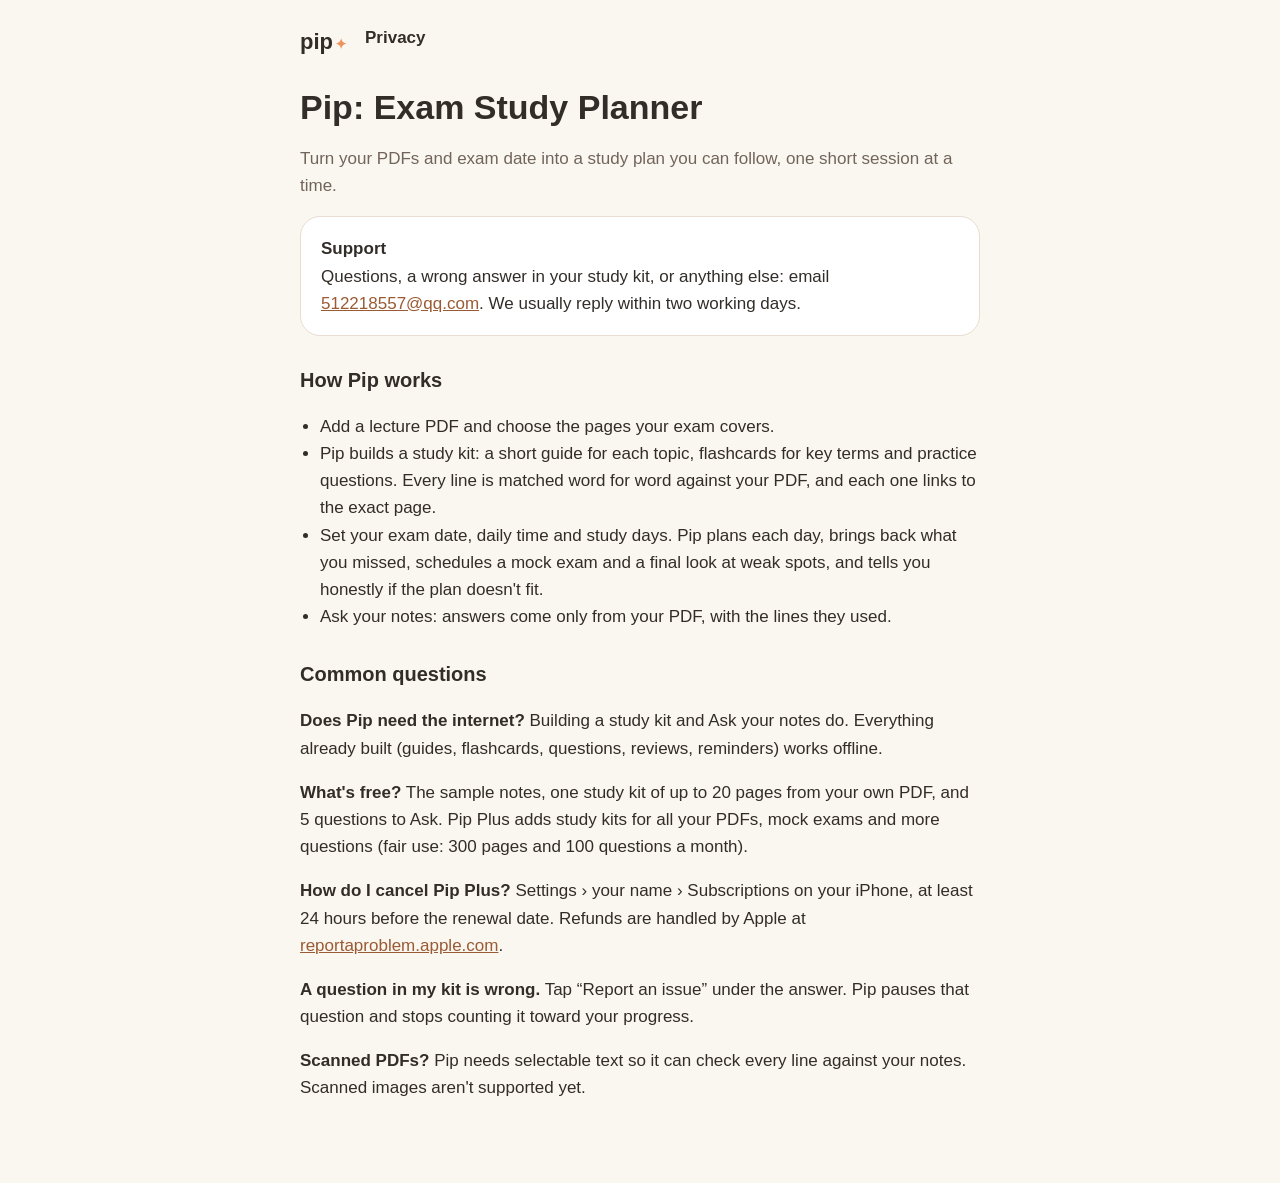
<file: index.html>
<!doctype html><html lang="en"><head><meta charset="utf-8"><meta name="viewport" content="width=device-width,initial-scale=1">
<title>Pip — Exam Study Planner · Support</title><meta name="description" content="Pip turns your lecture PDFs and exam date into a study plan with guides, flashcards and practice questions, every line checked against your notes."><link rel="stylesheet" href="style.css"></head><body><main>
<nav><a href="index.html">pip</a><a href="privacy.html">Privacy</a></nav>
<h1>Pip: Exam Study Planner</h1>
<p class="muted">Turn your PDFs and exam date into a study plan you can follow, one short session at a time.</p>
<div class="card"><strong>Support</strong><br>Questions, a wrong answer in your study kit, or anything else: email <a href="mailto:512218557@qq.com">512218557@qq.com</a>. We usually reply within two working days.</div>
<h2>How Pip works</h2>
<ul><li>Add a lecture PDF and choose the pages your exam covers.</li>
<li>Pip builds a study kit: a short guide for each topic, flashcards for key terms and practice questions. Every line is matched word for word against your PDF, and each one links to the exact page.</li>
<li>Set your exam date, daily time and study days. Pip plans each day, brings back what you missed, schedules a mock exam and a final look at weak spots, and tells you honestly if the plan doesn't fit.</li>
<li>Ask your notes: answers come only from your PDF, with the lines they used.</li></ul>
<h2>Common questions</h2>
<p><strong>Does Pip need the internet?</strong> Building a study kit and Ask your notes do. Everything already built (guides, flashcards, questions, reviews, reminders) works offline.</p>
<p><strong>What's free?</strong> The sample notes, one study kit of up to 20 pages from your own PDF, and 5 questions to Ask. Pip Plus adds study kits for all your PDFs, mock exams and more questions (fair use: 300 pages and 100 questions a month).</p>
<p><strong>How do I cancel Pip Plus?</strong> Settings › your name › Subscriptions on your iPhone, at least 24 hours before the renewal date. Refunds are handled by Apple at <a href="https://reportaproblem.apple.com">reportaproblem.apple.com</a>.</p>
<p><strong>A question in my kit is wrong.</strong> Tap “Report an issue” under the answer. Pip pauses that question and stops counting it toward your progress.</p>
<p><strong>Scanned PDFs?</strong> Pip needs selectable text so it can check every line against your notes. Scanned images aren't supported yet.</p>
</main></body></html>
</file>
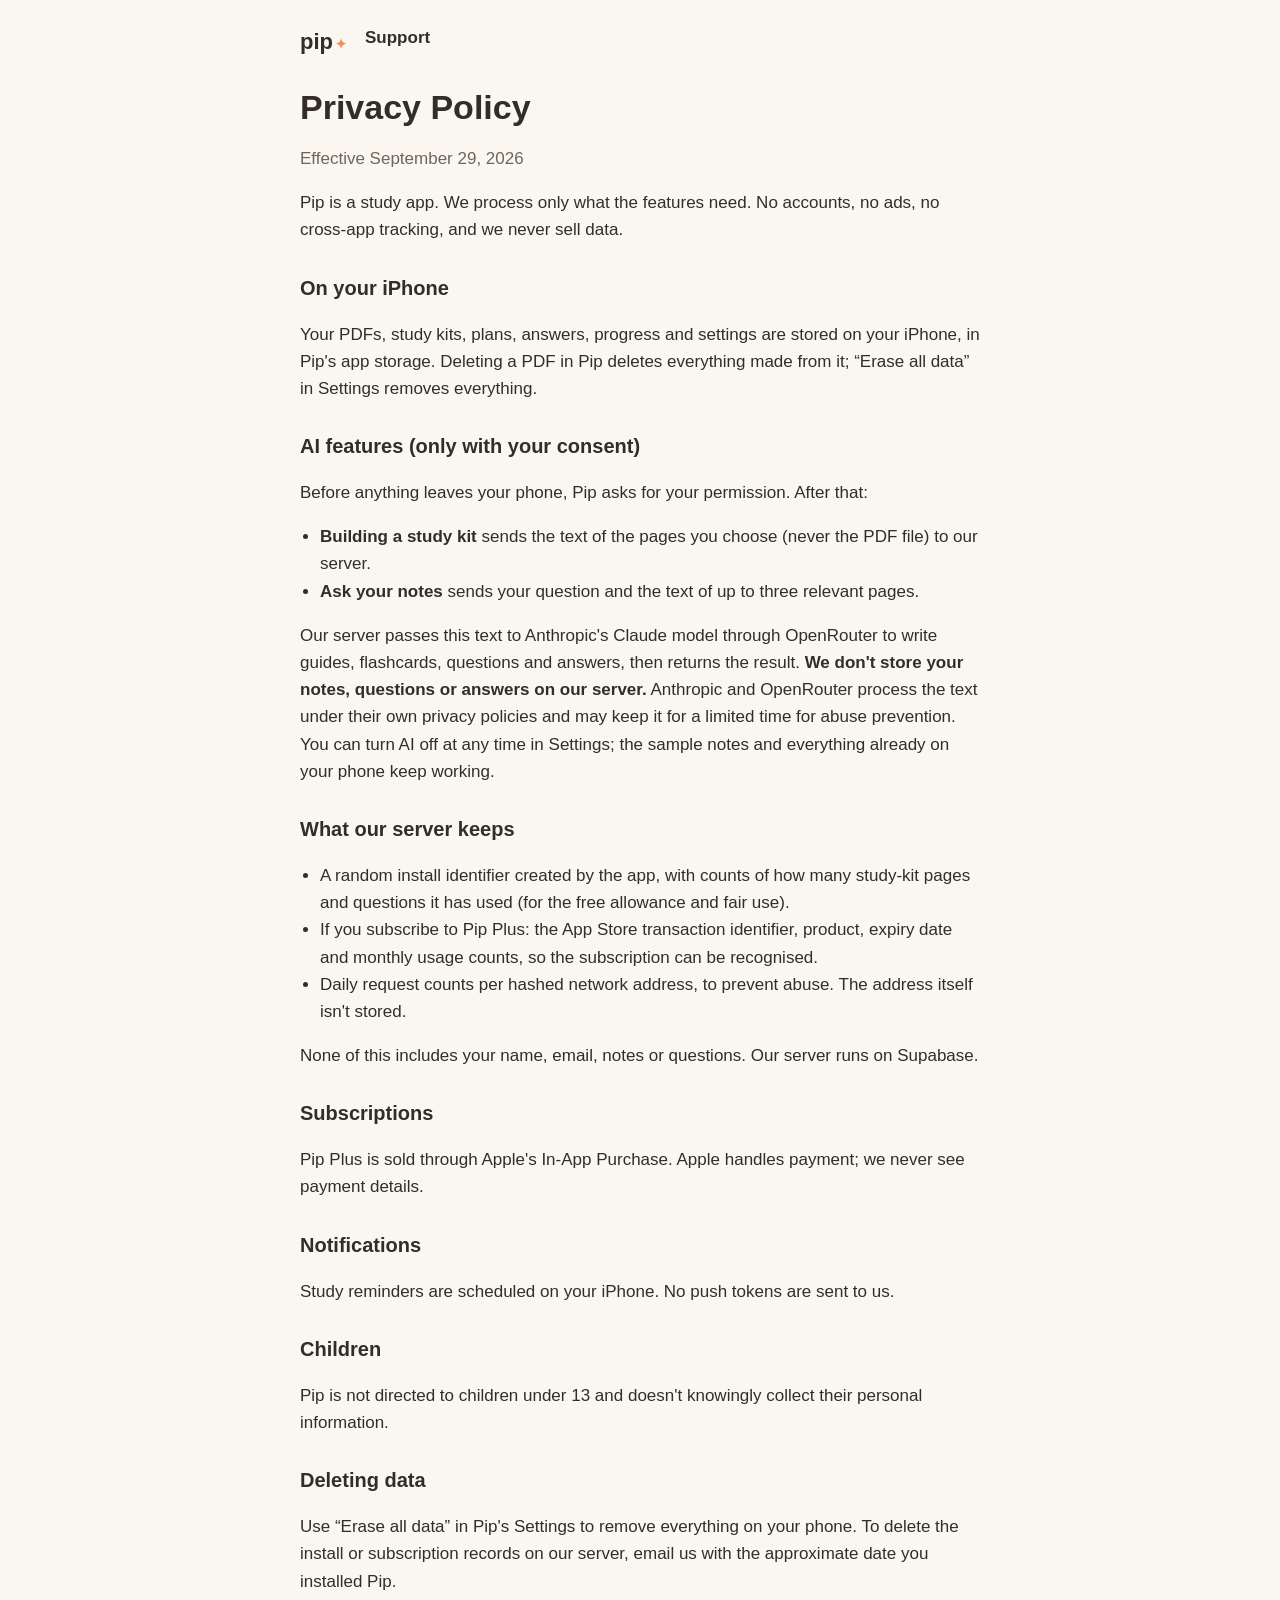
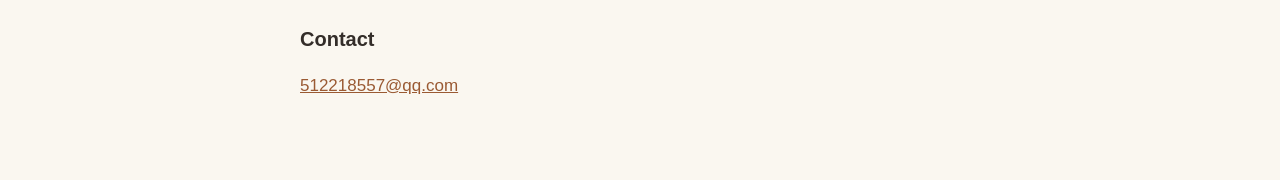
<file: privacy.html>
<!doctype html><html lang="en"><head><meta charset="utf-8"><meta name="viewport" content="width=device-width,initial-scale=1">
<title>Privacy Policy · Pip</title><link rel="stylesheet" href="style.css"></head><body><main>
<nav><a href="index.html">pip</a><a href="index.html">Support</a></nav>
<h1>Privacy Policy</h1><p class="muted">Effective September 29, 2026</p>
<p>Pip is a study app. We process only what the features need. No accounts, no ads, no cross-app tracking, and we never sell data.</p>
<h2>On your iPhone</h2>
<p>Your PDFs, study kits, plans, answers, progress and settings are stored on your iPhone, in Pip's app storage. Deleting a PDF in Pip deletes everything made from it; “Erase all data” in Settings removes everything.</p>
<h2>AI features (only with your consent)</h2>
<p>Before anything leaves your phone, Pip asks for your permission. After that:</p>
<ul><li><strong>Building a study kit</strong> sends the text of the pages you choose (never the PDF file) to our server.</li>
<li><strong>Ask your notes</strong> sends your question and the text of up to three relevant pages.</li></ul>
<p>Our server passes this text to Anthropic's Claude model through OpenRouter to write guides, flashcards, questions and answers, then returns the result. <strong>We don't store your notes, questions or answers on our server.</strong> Anthropic and OpenRouter process the text under their own privacy policies and may keep it for a limited time for abuse prevention. You can turn AI off at any time in Settings; the sample notes and everything already on your phone keep working.</p>
<h2>What our server keeps</h2>
<ul><li>A random install identifier created by the app, with counts of how many study-kit pages and questions it has used (for the free allowance and fair use).</li>
<li>If you subscribe to Pip Plus: the App Store transaction identifier, product, expiry date and monthly usage counts, so the subscription can be recognised.</li>
<li>Daily request counts per hashed network address, to prevent abuse. The address itself isn't stored.</li></ul>
<p>None of this includes your name, email, notes or questions. Our server runs on Supabase.</p>
<h2>Subscriptions</h2>
<p>Pip Plus is sold through Apple's In-App Purchase. Apple handles payment; we never see payment details.</p>
<h2>Notifications</h2>
<p>Study reminders are scheduled on your iPhone. No push tokens are sent to us.</p>
<h2>Children</h2>
<p>Pip is not directed to children under 13 and doesn't knowingly collect their personal information.</p>
<h2>Deleting data</h2>
<p>Use “Erase all data” in Pip's Settings to remove everything on your phone. To delete the install or subscription records on our server, email us with the approximate date you installed Pip.</p>
<h2>Contact</h2>
<p><a href="mailto:512218557@qq.com">512218557@qq.com</a></p>
</main></body></html>
</file>
<file: style.css>
:root{--bg:#FAF7F0;--card:#fff;--text:#332D29;--muted:#71645B;--brand:#ED935C;--line:#E7DDD2}
@media (prefers-color-scheme:dark){:root{--bg:#211E1B;--card:#2E2824;--text:#F6EEE5;--muted:#C1B4A7;--line:#50453C}}
*{box-sizing:border-box}body{margin:0;background:var(--bg);color:var(--text);font:17px/1.6 -apple-system,BlinkMacSystemFont,"Segoe UI",Roboto,sans-serif}
main{max-width:720px;margin:0 auto;padding:24px 20px 64px}nav{display:flex;gap:18px;margin-bottom:28px}nav a{color:var(--text);font-weight:600;text-decoration:none}
nav a:first-child{font-size:22px;font-weight:800}nav a:first-child::after{content:"✦";color:var(--brand);font-size:14px;margin-left:2px}
h1{font-size:34px;line-height:1.2;margin:8px 0 12px}h2{font-size:20px;margin:28px 0 6px}a{color:#9A5A33}.muted{color:var(--muted)}
.card{background:var(--card);border:1px solid var(--line);border-radius:20px;padding:18px 20px;margin:16px 0}ul{padding-left:20px}
</file>
